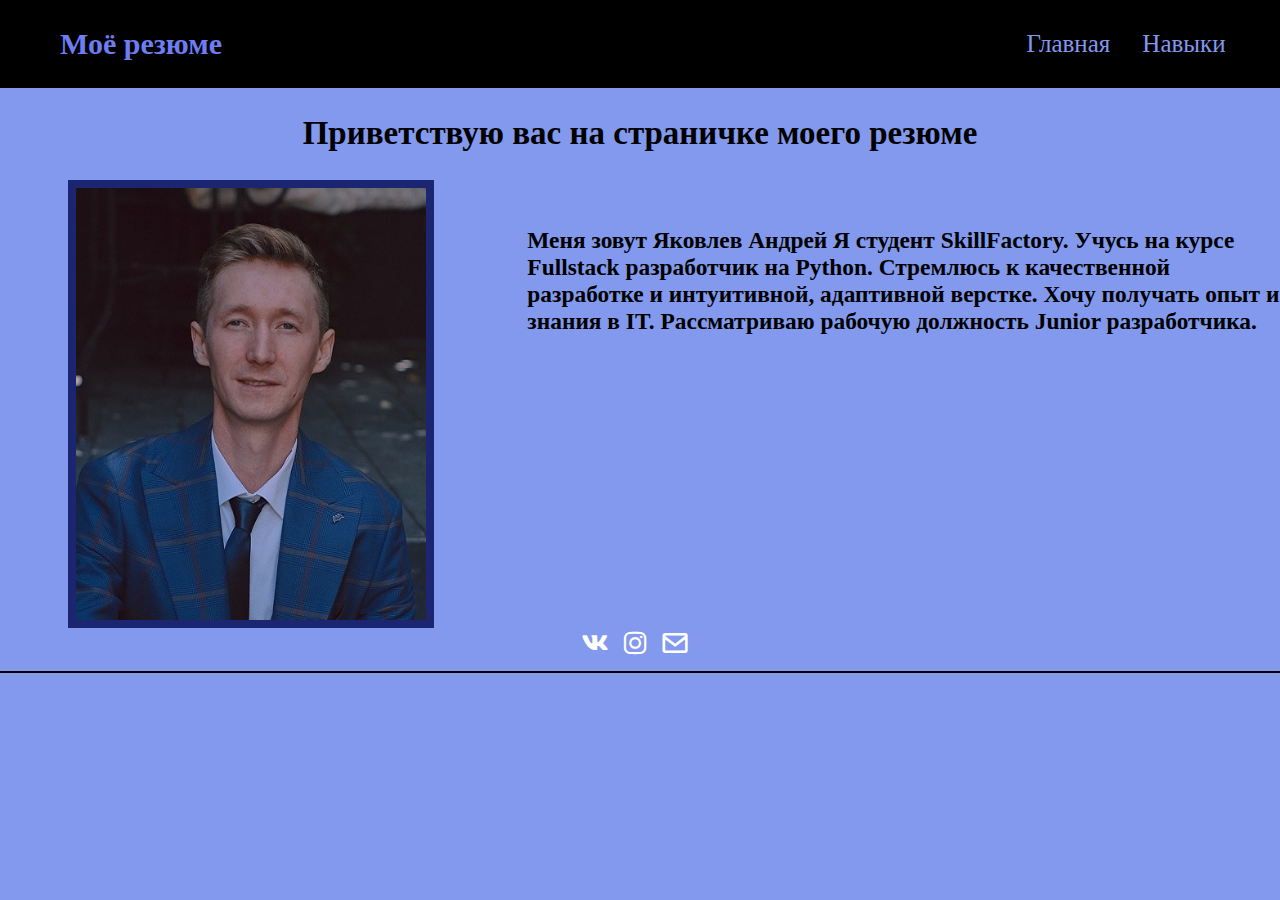
<file: index.html>
<!DOCTYPE html>
<html lang="en">
    <head>
        <meta charset="UTF-8">
        <meta name="viewport" content="width=device-width, initial-scale=1">
        <title>Resume</title>
        <link rel="stylesheet" href="https://cdn.jsdelivr.net/npm/boxicons@latest/css/boxicons.min.css">
        <link href="styles.css" rel="stylesheet" />
    </head>
<body>
<div class="header">
            <div class="logo-container">
                <h1>Моё резюме</h1>
            </div>
            <ul class="navigation">
                <a href="index.html"><li>Главная</li></a>
                <a href="about.html"><li>Навыки</li></a>
            </ul>
</div>
<div class="summary">
    <div class="title">
        <h2>Приветствую вас на страничке моего резюме</h2>
    </div>
<div class="cont_hero">
    <div class="photo_img">
        <img src="hero.jpg" alt="Фото">
    </div>
    <div class="hero_text">
        <h3><p>
            Меня зовут Яковлев Андрей
            Я студент SkillFactory. Учусь на курсе Fullstack разработчик на Python.
            Стремлюсь к качественной разработке и интуитивной, адаптивной верстке. Хочу получать опыт и знания в IT.
            Рассматриваю рабочую должность Junior разработчика.
            </p>
            </h3></div>
    </div>
        <div class="hero__links">
            <a class="hero__link" href="#">
                <i class='bx bxl-vk'></i>
            </a>
            <a class="hero__link" href="#">
                <i class='bx bxl-instagram'></i>
            </a>
            <a class="hero__link" href="#">
                <i class='bx bx-envelope' ></i>
            </a>
        </div>

</div>

<hr color="black">
</body>
</html>
</file>
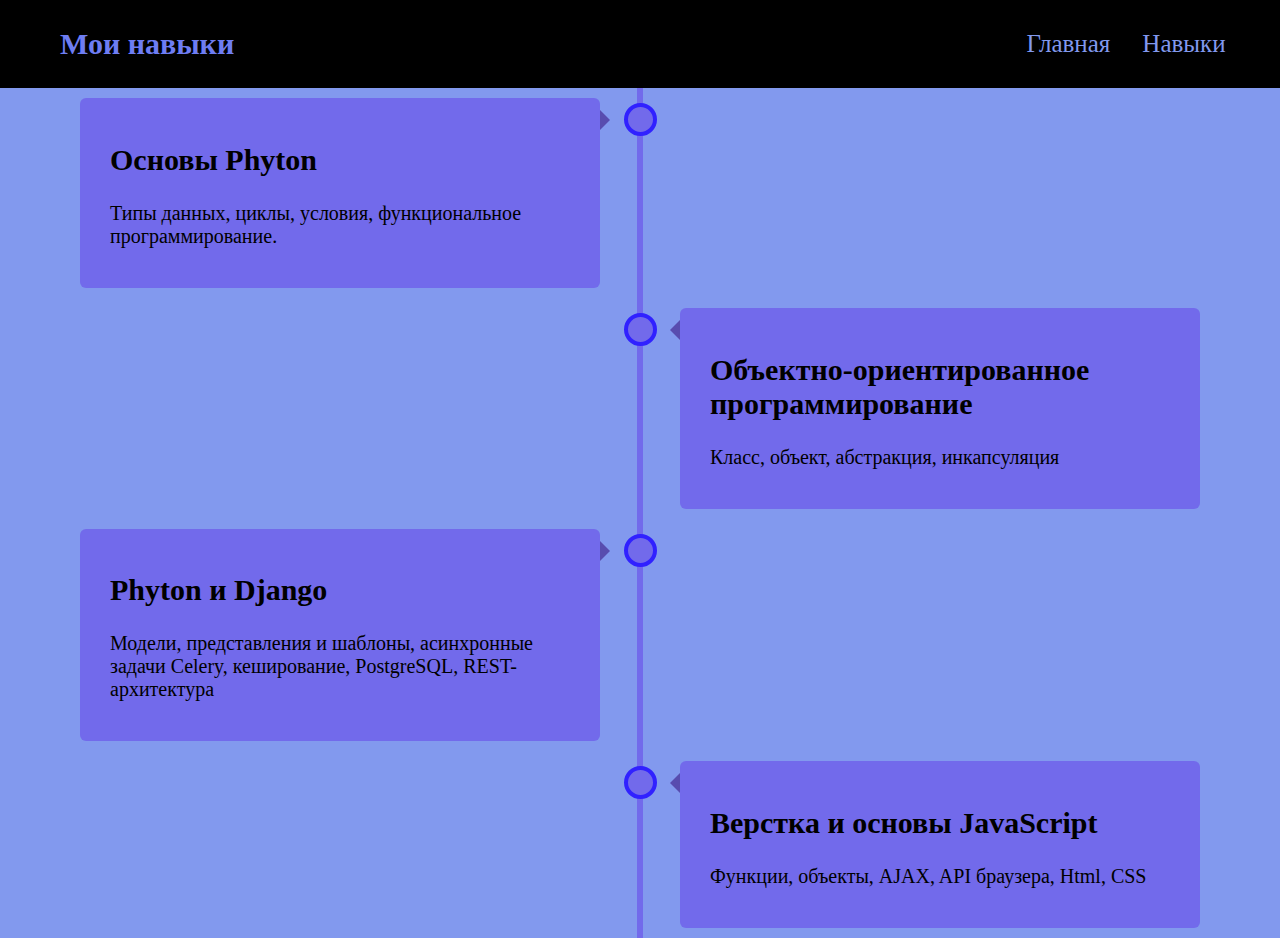
<file: about.html>
<!DOCTYPE html>
<html lang="en">
<head>
  <meta charset="UTF-8">
  <meta name="viewport" content="width=device-width, initial-scale=1">
  <title>Навыки</title>
  <link href="styles_about.css" rel="stylesheet" />
</head>
<body>
<div class="header">
            <div class="logo-container">
                <h1>Мои навыки</h1>
            </div>
            <ul class="navigation">
                <a href="index.html"><li>Главная</li></a>
                <a href="about.html"><li>Навыки</li></a>
            </ul>
</div>
<div class="timeline">
  <div class="container left">
    <div class="content">
      <h2>Основы Phyton</h2>
      <p>Типы данных, циклы, условия, функциональное программирование.</p>
    </div>
  </div>
  <div class="container right">
    <div class="content">
      <h2>Объектно-ориентированное программирование</h2>
      <p>Класс, объект, абстракция, инкапсуляция</p>
    </div>
  </div>
  <div class="container left">
    <div class="content">
      <h2>Phyton и Django</h2>
      <p>Модели, представления и шаблоны, асинхронные задачи Celery, кеширование, PostgreSQL, REST-архитектура</p>
    </div>
  </div>
  <div class="container right">
    <div class="content">
      <h2>Верстка и основы JavaScript</h2>
      <p>Функции, объекты, AJAX, API браузера, Html, CSS</p>
    </div>
  </div>
</div>

</body>
</html>
</file>
<file: styles.css>
.header {
    display: grid;
    grid-template-columns: 1fr 1fr;
    background-color: black;
    align-items: center;
    justify-items: start;
}

body {
    margin: 0px;
    font-family: "Big Caslon", "Book Antiqua", "Palatino Linotype", Georgia, serif;
    background-color: #8299ee;
    animation: backcolor 5s infinite alternate;
}

.logo-container {
    font-size: 15px;
    padding: 0px 0px 0px 60px;
    color: #6e7df3;
}

.navigation {
  overflow: hidden;
  background-color: black;
  margin-left: auto;
  margin-right: 2.4em;
}

.navigation a {
  float: left;
  color: #8299ee;
  text-align: center;
  padding: 14px 16px;
  text-decoration: none;
  font-size: 25px;
  list-style-type:  none;
}

.navigation a:hover {
  background-color: #8299ee;
  color: black;
}

.navigation a.active {
  background-color: #4CAF50;
  color: white;
}

.summary {
    display: grid;
    align-items: center;
    justify-items: center;
}

.title {
    display: flex;
    justify-content: center;
    color: black;
    font-size: 22px;
}

.cont_hero {
    display: grid;
    grid-template-columns: 2fr 3fr;
    grid-template-rows: auto;
    grid-gap: 2vw;
    align-items: start;
    justify-items: center;
}

img {
    width: 100%;
    height: 100%;
}
.photo_img {
    display: flex;
    max-width: 350px;
    justify-content: center;
    overflow: hidden;
    border: 8px solid #1b2570;
    animation: animate 8s infinite alternate;
}

.hero_text {
    display: flex;
    justify-content: center;
    font-size: 20px;
}

.hero__links {
  display: flex;

}

.hero__link {
  margin-right: 10px;
  font-size: 30px;
  color: white;
}

.hero__link:hover {
  color: #4facfe;
}

@keyframes animate {
    0% {
    border-radius: 44% 56% 27% 73% / 48% 50% 50% 52% ;
    }

    40% {
    border-radius: 75% 25% 68% 32% / 60% 34% 66% 40%  ;
    }

    80% {
    border-radius: 69% 31% 75% 25% / 40% 59% 41% 60% ;
    }

    100% {
    border-radius: 35% 65% 42% 58% / 59% 43% 57% 41%  ;
    }
}

@keyframes backcolor {
    50% {
        background-color: #6d8cff;
    }
    100% {
        background-color: #8a6ef3;
    }
}

@media screen and (max-width: 978px) {
    .summary {
        padding-top: 30px;
    }

    .title {
        font-size: 28px;
        margin-bottom: 10px;
    }

    .cont_hero {
        grid-row-gap: 20px;
    }

    .photo_img {
        max-width: 350px;
        justify-self: center;
    }

    .hero_text {
        font-size: 14px;
    }
}
</file>
<file: styles_about.css>
.header {
    display: grid;
    grid-template-columns: 1fr 1fr;
    background-color: black;
    align-items: center;
    justify-items: start;
}

body {
    margin: 0px;
    font-family: "Big Caslon", "Book Antiqua", "Palatino Linotype", Georgia, serif;
    background-color: #8299ee;
    animation: backcolor 5s infinite alternate;
}

.logo-container {
    font-size: 15px;
    padding: 0px 0px 0px 60px;
    color: #6e7df3;
}

.navigation {
  overflow: hidden;
  background-color: black;
  margin-left: auto;
  margin-right: 2.4em;
}

.navigation a {
  float: left;
  color: #8299ee;
  text-align: center;
  padding: 14px 16px;
  text-decoration: none;
  font-size: 25px;
  list-style-type:  none;
}

.navigation a:hover {
  background-color: #8299ee;
  color: black;
}

.navigation a.active {
  background-color: #4CAF50;
  color: white;
}

* {
    box-sizing: border-box;
}

/* The actual timeline (the vertical ruler) */
.timeline {
  position: relative;
  max-width: 1200px;
  margin: 0 auto;
}

/* The actual timeline (the vertical ruler) */
.timeline::after {
  content: '';
  position: absolute;
  width: 6px;
  background-color: #726aeb;
  top: 0;
  bottom: 0;
  left: 50%;
  margin-left: -3px;
}

/* Container around content */
.container {
  padding: 10px 40px;
  position: relative;
  background-color: inherit;
  width: 50%;
}

/* The circles on the timeline */
.container::after {
  content: '';
  position: absolute;
  width: 25px;
  height: 25px;
  right: -17px;
  background-color: #726aeb;
  border: 4px solid #3021ff;
  top: 15px;
  border-radius: 50%;
  z-index: 1;
}

/* Place the container to the left */
.left {
  left: 0;
}

/* Place the container to the right */
.right {
  left: 50%;
}

/* Add arrows to the left container (pointing right) */
.left::before {
  content: " ";
  height: 0;
  position: absolute;
  top: 22px;
  width: 0;
  z-index: 1;
  right: 30px;
  border: medium solid white;
  border-width: 10px 0 10px 10px;
  border-color: transparent transparent transparent #584caf;
}

/* Add arrows to the right container (pointing left) */
.right::before {
  content: " ";
  height: 0;
  position: absolute;
  top: 22px;
  width: 0;
  z-index: 1;
  left: 30px;
  border: medium solid white;
  border-width: 10px 10px 10px 0;
  border-color: transparent #584caf transparent transparent;
}

/* Fix the circle for containers on the right side */
.right::after {
  left: -16px;
}

/* The actual content */
.content {
  padding: 20px 30px;
  background-color: #726aeb;
  position: relative;
  border-radius: 6px;
  font-size: 20px;
}

/* Media queries - Responsive timeline on screens less than 600px wide */
@media screen and (max-width: 600px) {
  /* Place the timelime to the left */
  .timeline::after {
  left: 31px;
  }

  /* Full-width containers */
  .container {
  width: 100%;
  padding-left: 70px;
  padding-right: 25px;
  }

  /* Make sure that all arrows are pointing leftwards */
  .container::before {
  left: 60px;
  border: medium solid white;
  border-width: 10px 10px 10px 0;
  border-color: transparent white transparent transparent;
  }

  /* Make sure all circles are at the same spot */
  .left::after, .right::after {
  left: 15px;
  }

  /* Make all right containers behave like the left ones */
  .right {
  left: 0%;
  }
}

@keyframes backcolor {
    50% {
        background-color: #6d8cff;
    }
    100% {
        background-color: #8a6ef3;
    }
}
</file>
